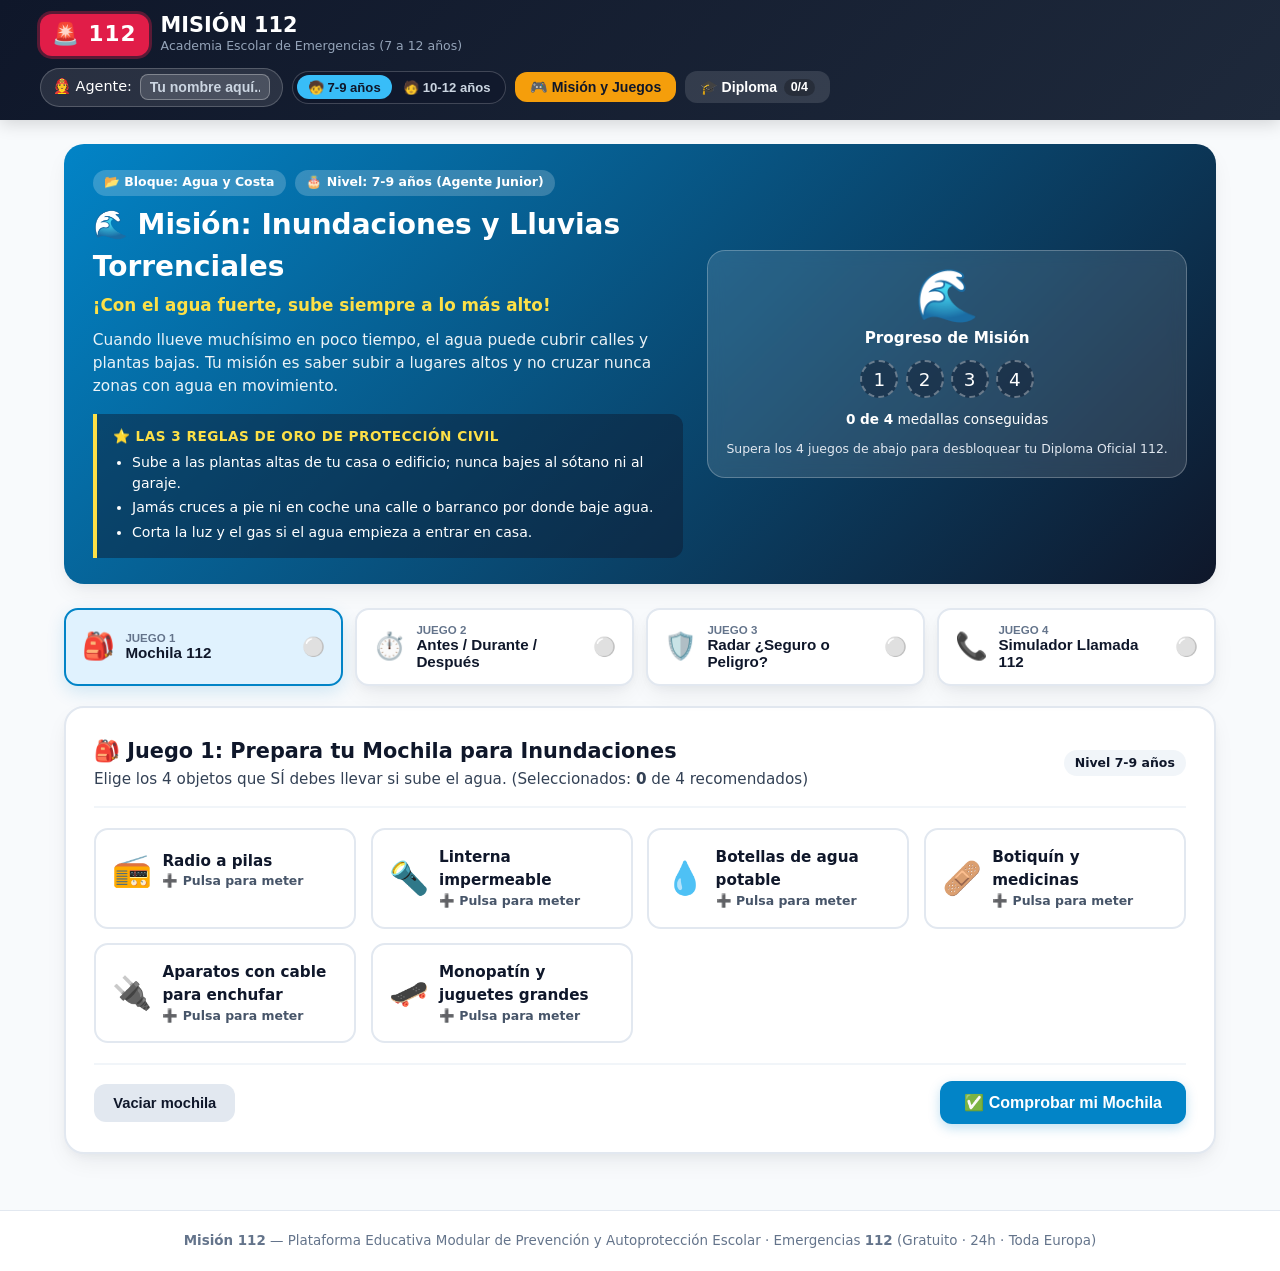
<file: index.html>
<!DOCTYPE html>
<html lang="es">
<head>
  <meta charset="UTF-8" />
  <meta name="viewport" content="width=device-width, initial-scale=1.0" />
  <title>Misión 112 — Plataforma Educativa de Emergencias y Protección Civil (7-12 años)</title>
  <link rel="stylesheet" href="styles.css?v=4" />
</head>
<body>
  <header class="top-header">
    <div class="header-inner">
      <div class="brand" id="brand-home" title="Misión 112 (Acceso Creadores: 3 clics seguidos en 🚨 112)">
        <div class="badge-112">🚨 112</div>
        <div class="brand-title">
          <h1>MISIÓN 112</h1>
          <span>Academia Escolar de Emergencias (7 a 12 años)</span>
        </div>
      </div>

      <div class="header-controls">
        <!-- Nombre del niño/agente -->
        <div class="agent-pill">
          <span>🧑‍🚒 Agente:</span>
          <input
            type="text"
            id="agent-name-input"
            class="agent-input"
            placeholder="Tu nombre aquí..."
            aria-label="Nombre del Agente 112"
          />
        </div>

        <!-- Selector de Nivel de Edad -->
        <div class="age-switch" role="group" aria-label="Nivel de edad">
          <button class="age-btn active" data-age="7-9" title="Adaptado para 7 a 9 años (2º a 4º de Primaria)">
            🧒 7-9 años
          </button>
          <button class="age-btn" data-age="10-12" title="Adaptado para 10 a 12 años (5º y 6º de Primaria)">
            🧑 10-12 años
          </button>
        </div>

        <!-- Botones de navegación -->
        <button class="nav-btn active-view" id="nav-mision">
          🎮 Misión y Juegos
        </button>
        <button class="nav-btn" id="nav-diploma">
          🎓 Diploma <span id="diploma-count-badge" style="background:rgba(0,0,0,0.25);padding:0.1rem 0.45rem;border-radius:999px;font-size:0.78rem;">0/4</span>
        </button>
        <button class="nav-btn teacher-btn" id="nav-docente" style="display:none;" title="Panel exclusivo para los creadores del proyecto">
          👩‍🏫 Zona Docente / Sorteo
        </button>
      </div>
    </div>
  </header>

  <main class="main-container" id="app-content">
    <!-- Renderizado dinámico desde app.js -->
  </main>

  <footer class="footer">
    <strong>Misión 112</strong> — Plataforma Educativa Modular de Prevención y Autoprotección Escolar · Emergencias <strong>112</strong> (Gratuito · 24h · Toda Europa)
  </footer>

  <script src="data/catastrofes.js?v=4"></script>
  <script src="app.js?v=4"></script>
</body>
</html>
</file>
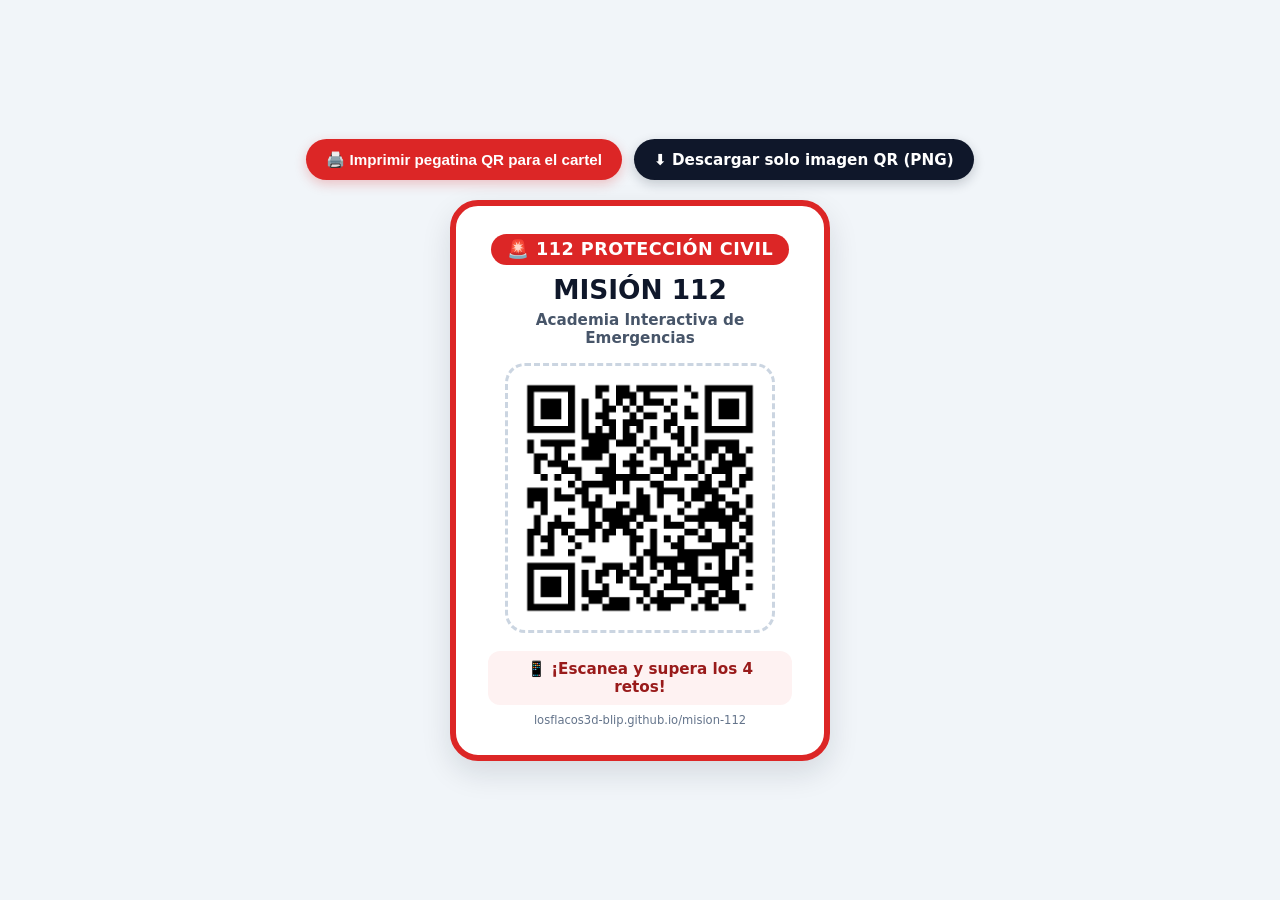
<file: cartel-qr.html>
<!DOCTYPE html>
<html lang="es">
<head>
  <meta charset="UTF-8" />
  <meta name="viewport" content="width=device-width, initial-scale=1.0" />
  <title>Pegatina QR — Misión 112</title>
  <style>
    * { box-sizing: border-box; margin: 0; padding: 0; }
    body {
      font-family: 'Segoe UI', system-ui, -apple-system, sans-serif;
      background: #f1f5f9;
      display: flex;
      flex-direction: column;
      align-items: center;
      justify-content: center;
      min-height: 100vh;
      padding: 1.5rem;
    }
    .actions {
      margin-bottom: 1.25rem;
      display: flex;
      gap: 0.75rem;
      flex-wrap: wrap;
      justify-content: center;
    }
    .btn {
      background: #dc2626;
      color: #fff;
      border: none;
      padding: 0.7rem 1.25rem;
      border-radius: 999px;
      font-weight: 800;
      font-size: 0.95rem;
      cursor: pointer;
      text-decoration: none;
      box-shadow: 0 4px 12px rgba(220, 38, 38, 0.25);
    }
    .btn-sec {
      background: #0f172a;
      box-shadow: 0 4px 12px rgba(15, 23, 42, 0.2);
    }
    .qr-card {
      background: #ffffff;
      border: 6px solid #dc2626;
      border-radius: 28px;
      padding: 1.75rem 2rem;
      max-width: 380px;
      width: 100%;
      text-align: center;
      box-shadow: 0 12px 30px rgba(15, 23, 42, 0.12);
    }
    .badge {
      display: inline-block;
      background: #dc2626;
      color: #ffffff;
      font-weight: 900;
      font-size: 1.1rem;
      padding: 0.35rem 1rem;
      border-radius: 999px;
      letter-spacing: 0.5px;
      margin-bottom: 0.65rem;
    }
    h1 {
      font-size: 1.65rem;
      color: #0f172a;
      font-weight: 900;
      line-height: 1.15;
      margin-bottom: 0.35rem;
    }
    .subtitle {
      font-size: 0.95rem;
      color: #475569;
      font-weight: 600;
      margin-bottom: 1rem;
    }
    .qr-box {
      background: #fff;
      border: 3px dashed #cbd5e1;
      border-radius: 20px;
      padding: 0.75rem;
      display: inline-block;
      margin-bottom: 0.85rem;
    }
    .qr-box img {
      width: 240px;
      height: 240px;
      display: block;
    }
    .cta {
      background: #fef2f2;
      color: #991b1b;
      font-weight: 800;
      font-size: 0.95rem;
      padding: 0.55rem 0.85rem;
      border-radius: 12px;
      margin-bottom: 0.5rem;
    }
    .url {
      font-size: 0.72rem;
      color: #64748b;
      word-break: break-all;
    }
    @media print {
      body { background: #fff; padding: 0; min-height: auto; }
      .actions { display: none !important; }
      .qr-card { box-shadow: none; margin: 1cm auto; }
    }
  </style>
</head>
<body>
  <div class="actions">
    <button class="btn" onclick="window.print()">🖨️ Imprimir pegatina QR para el cartel</button>
    <a class="btn btn-sec" href="qr-mision-112.png" download="qr-mision-112.png">⬇️ Descargar solo imagen QR (PNG)</a>
  </div>

  <div class="qr-card">
    <div class="badge">🚨 112 PROTECCIÓN CIVIL</div>
    <h1>MISIÓN 112</h1>
    <p class="subtitle">Academia Interactiva de Emergencias</p>
    <div class="qr-box">
      <img src="qr-mision-112.png" alt="Código QR Misión 112" />
    </div>
    <div class="cta">📱 ¡Escanea y supera los 4 retos!</div>
    <div class="url">losflacos3d-blip.github.io/mision-112</div>
  </div>
</body>
</html>
</file>
<file: styles.css>
:root {
  --mission-primary: #0284c7;
  --mission-secondary: #e0f2fe;
  --red-112: #e11d48;
  --red-112-dark: #be123c;
  --navy-dark: #0f172a;
  --slate-text: #334155;
  --slate-muted: #64748b;
  --bg-page: #f8fafc;
  --card-bg: #ffffff;
  --success: #16a34a;
  --success-bg: #dcfce7;
  --warning: #d97706;
  --warning-bg: #fef3c7;
  --danger: #dc2626;
  --danger-bg: #fee2e2;
  --radius-lg: 20px;
  --radius-md: 14px;
  --shadow-soft: 0 10px 25px -5px rgba(15, 23, 42, 0.08), 0 4px 10px -2px rgba(15, 23, 42, 0.04);
  --shadow-strong: 0 20px 35px -10px rgba(15, 23, 42, 0.16);
}

* {
  box-sizing: border-box;
  margin: 0;
  padding: 0;
}

body {
  font-family: 'Segoe UI', system-ui, -apple-system, BlinkMacSystemFont, Roboto, sans-serif;
  background-color: var(--bg-page);
  color: var(--navy-dark);
  line-height: 1.5;
  min-height: 100vh;
  display: flex;
  flex-direction: column;
}

/* TOP HEADER */
.top-header {
  background: linear-gradient(135deg, #0f172a 0%, #1e293b 100%);
  color: #ffffff;
  padding: 0.85rem 1.5rem;
  position: sticky;
  top: 0;
  z-index: 100;
  box-shadow: 0 4px 16px rgba(0, 0, 0, 0.15);
}

.header-inner {
  max-width: 1200px;
  margin: 0 auto;
  display: flex;
  align-items: center;
  justify-content: space-between;
  flex-wrap: wrap;
  gap: 0.75rem;
}

.brand {
  display: flex;
  align-items: center;
  gap: 0.75rem;
  cursor: pointer;
  user-select: none;
}

.badge-112 {
  background: var(--red-112);
  color: #fff;
  font-weight: 900;
  font-size: 1.35rem;
  padding: 0.3rem 0.75rem;
  border-radius: 12px;
  letter-spacing: 1px;
  box-shadow: 0 0 0 3px rgba(225, 29, 72, 0.35);
  display: flex;
  align-items: center;
  gap: 0.35rem;
}

.brand-title h1 {
  font-size: 1.3rem;
  font-weight: 800;
  line-height: 1.1;
}

.brand-title span {
  font-size: 0.78rem;
  color: #94a3b8;
  display: block;
}

.header-controls {
  display: flex;
  align-items: center;
  gap: 0.6rem;
  flex-wrap: wrap;
}

.agent-pill {
  background: rgba(255, 255, 255, 0.1);
  border: 1px solid rgba(255, 255, 255, 0.2);
  padding: 0.35rem 0.75rem;
  border-radius: 999px;
  display: flex;
  align-items: center;
  gap: 0.5rem;
  font-size: 0.9rem;
}

.agent-input {
  background: rgba(255, 255, 255, 0.15);
  border: 1px solid rgba(255, 255, 255, 0.3);
  color: #fff;
  border-radius: 8px;
  padding: 0.25rem 0.55rem;
  font-size: 0.88rem;
  font-weight: 700;
  width: 130px;
}

.agent-input::placeholder {
  color: #cbd5e1;
}

.age-switch {
  display: inline-flex;
  background: rgba(15, 23, 42, 0.6);
  padding: 0.2rem;
  border-radius: 999px;
  border: 1px solid rgba(255, 255, 255, 0.2);
}

.age-btn {
  border: none;
  background: transparent;
  color: #cbd5e1;
  padding: 0.3rem 0.7rem;
  border-radius: 999px;
  font-size: 0.82rem;
  font-weight: 700;
  cursor: pointer;
  transition: all 0.2s;
}

.age-btn.active {
  background: #38bdf8;
  color: #0f172a;
}

.nav-btn {
  border: none;
  background: rgba(255, 255, 255, 0.12);
  color: #fff;
  padding: 0.45rem 0.9rem;
  border-radius: 12px;
  font-weight: 700;
  font-size: 0.88rem;
  cursor: pointer;
  display: inline-flex;
  align-items: center;
  gap: 0.4rem;
  transition: all 0.2s;
}

.nav-btn:hover {
  background: rgba(255, 255, 255, 0.22);
  transform: translateY(-1px);
}

.nav-btn.active-view {
  background: #f59e0b;
  color: #0f172a;
}

.nav-btn.teacher-btn {
  background: rgba(16, 185, 129, 0.2);
  border: 1px solid rgba(16, 185, 129, 0.45);
  color: #a7f3d0;
}

.nav-btn.teacher-btn.active-view {
  background: #10b981;
  color: #0f172a;
}

/* MAIN LAYOUT */
.main-container {
  max-width: 1200px;
  width: 100%;
  margin: 0 auto;
  padding: 1.5rem;
  flex: 1;
}

/* SORTEO LOCK BANNER */
.sorteo-banner {
  background: linear-gradient(90deg, #fef3c7 0%, #fde68a 100%);
  border: 2px solid #f59e0b;
  border-radius: var(--radius-md);
  padding: 0.75rem 1.15rem;
  margin-bottom: 1.25rem;
  display: flex;
  align-items: center;
  justify-content: space-between;
  flex-wrap: wrap;
  gap: 0.75rem;
  font-size: 0.92rem;
  color: #78350f;
}

.sorteo-banner strong {
  color: #92400e;
}

.btn-small {
  border: none;
  background: #fff;
  color: #78350f;
  border: 1px solid #d97706;
  padding: 0.35rem 0.75rem;
  border-radius: 8px;
  font-weight: 700;
  font-size: 0.82rem;
  cursor: pointer;
}

.btn-small:hover {
  background: #fef3c7;
}

/* MISSION SELECTOR STRIP */
.catalog-section {
  background: var(--card-bg);
  border-radius: var(--radius-lg);
  padding: 1.25rem;
  margin-bottom: 1.5rem;
  box-shadow: var(--shadow-soft);
  border: 1px solid #e2e8f0;
}

.catalog-header {
  display: flex;
  align-items: center;
  justify-content: space-between;
  flex-wrap: wrap;
  gap: 0.75rem;
  margin-bottom: 0.9rem;
}

.catalog-header h2 {
  font-size: 1.1rem;
  color: var(--navy-dark);
  display: flex;
  align-items: center;
  gap: 0.5rem;
}

.block-filters {
  display: flex;
  gap: 0.4rem;
  flex-wrap: wrap;
}

.filter-chip {
  border: 1px solid #cbd5e1;
  background: #f1f5f9;
  color: var(--slate-text);
  padding: 0.28rem 0.7rem;
  border-radius: 999px;
  font-size: 0.8rem;
  font-weight: 700;
  cursor: pointer;
  transition: all 0.15s;
}

.filter-chip.active {
  background: var(--navy-dark);
  color: #fff;
  border-color: var(--navy-dark);
}

.catastrofe-grid {
  display: grid;
  grid-template-columns: repeat(auto-fill, minmax(175px, 1fr));
  gap: 0.65rem;
}

.cat-card {
  border: 2px solid #e2e8f0;
  background: #fff;
  border-radius: 14px;
  padding: 0.65rem 0.8rem;
  display: flex;
  align-items: center;
  gap: 0.65rem;
  cursor: pointer;
  transition: all 0.2s;
  text-align: left;
}

.cat-card:hover {
  border-color: #94a3b8;
  transform: translateY(-2px);
}

.cat-card.selected {
  border-color: var(--mission-primary);
  background: var(--mission-secondary);
  box-shadow: 0 4px 12px rgba(2, 132, 199, 0.15);
}

.cat-icon {
  font-size: 1.65rem;
  flex-shrink: 0;
}

.cat-info {
  overflow: hidden;
}

.cat-block-tag {
  font-size: 0.68rem;
  text-transform: uppercase;
  letter-spacing: 0.4px;
  color: var(--slate-muted);
  font-weight: 700;
  display: block;
}

.cat-name {
  font-size: 0.88rem;
  font-weight: 800;
  color: var(--navy-dark);
  display: block;
  white-space: nowrap;
  overflow: hidden;
  text-overflow: ellipsis;
}

.cat-medals-mini {
  font-size: 0.75rem;
  color: var(--success);
  font-weight: 700;
}

/* ACTIVE MISSION HERO */
.mission-hero {
  background: linear-gradient(135deg, var(--mission-primary) 0%, #0f172a 100%);
  color: #fff;
  border-radius: var(--radius-lg);
  padding: 1.6rem 1.8rem;
  margin-bottom: 1.5rem;
  box-shadow: var(--shadow-soft);
  display: grid;
  grid-template-columns: 1fr auto;
  gap: 1.5rem;
  align-items: center;
}

.hero-badge-row {
  display: flex;
  align-items: center;
  gap: 0.6rem;
  flex-wrap: wrap;
  margin-bottom: 0.5rem;
}

.pill-tag {
  background: rgba(255, 255, 255, 0.2);
  padding: 0.22rem 0.7rem;
  border-radius: 999px;
  font-size: 0.78rem;
  font-weight: 700;
}

.mission-hero h2 {
  font-size: 1.75rem;
  font-weight: 900;
  margin-bottom: 0.35rem;
}

.mission-lema {
  font-size: 1.05rem;
  font-weight: 700;
  color: #fde047;
  margin-bottom: 0.65rem;
}

.mission-desc {
  font-size: 0.96rem;
  color: rgba(255, 255, 255, 0.92);
  margin-bottom: 1rem;
  max-width: 760px;
}

.golden-rules {
  background: rgba(15, 23, 42, 0.45);
  border-left: 4px solid #fde047;
  padding: 0.75rem 1rem;
  border-radius: 0 12px 12px 0;
}

.golden-rules h3 {
  font-size: 0.85rem;
  text-transform: uppercase;
  letter-spacing: 0.5px;
  color: #fde047;
  margin-bottom: 0.35rem;
}

.golden-rules ul {
  padding-left: 1.2rem;
  font-size: 0.88rem;
}

.golden-rules li {
  margin-bottom: 0.2rem;
}

.hero-progress-box {
  background: rgba(255, 255, 255, 0.12);
  backdrop-filter: blur(8px);
  border: 1px solid rgba(255, 255, 255, 0.25);
  border-radius: 18px;
  padding: 1.15rem;
  text-align: center;
  min-width: 210px;
}

.hero-big-icon {
  font-size: 3.2rem;
  line-height: 1;
  margin-bottom: 0.4rem;
}

.medals-row {
  display: flex;
  justify-content: center;
  gap: 0.45rem;
  margin: 0.65rem 0;
}

.medal-slot {
  width: 38px;
  height: 38px;
  border-radius: 50%;
  background: rgba(15, 23, 42, 0.45);
  border: 2px dashed rgba(255, 255, 255, 0.35);
  display: flex;
  align-items: center;
  justify-content: center;
  font-size: 1.15rem;
  transition: all 0.3s;
}

.medal-slot.won {
  background: #facc15;
  border: 2px solid #fff;
  color: #0f172a;
  transform: scale(1.08);
  box-shadow: 0 0 12px rgba(250, 204, 21, 0.7);
}

/* 4 GAMES TABS */
.games-nav {
  display: grid;
  grid-template-columns: repeat(4, 1fr);
  gap: 0.75rem;
  margin-bottom: 1.25rem;
}

.game-tab {
  background: var(--card-bg);
  border: 2px solid #e2e8f0;
  border-radius: var(--radius-md);
  padding: 0.9rem 1rem;
  cursor: pointer;
  text-align: left;
  transition: all 0.2s;
  display: flex;
  align-items: center;
  justify-content: space-between;
  gap: 0.5rem;
  box-shadow: var(--shadow-soft);
}

.game-tab:hover {
  border-color: var(--mission-primary);
  transform: translateY(-2px);
}

.game-tab.active {
  border-color: var(--mission-primary);
  background: var(--mission-secondary);
  box-shadow: 0 6px 18px rgba(2, 132, 199, 0.16);
}

.game-tab-left {
  display: flex;
  align-items: center;
  gap: 0.65rem;
}

.game-tab-icon {
  font-size: 1.65rem;
}

.game-tab-num {
  font-size: 0.72rem;
  font-weight: 800;
  text-transform: uppercase;
  color: var(--slate-muted);
  display: block;
}

.game-tab-title {
  font-size: 0.95rem;
  font-weight: 800;
  color: var(--navy-dark);
}

.game-status-badge {
  font-size: 1.15rem;
}

/* GAME STAGE */
.game-stage {
  background: var(--card-bg);
  border-radius: var(--radius-lg);
  padding: 1.75rem;
  box-shadow: var(--shadow-soft);
  border: 2px solid #e2e8f0;
  min-height: 380px;
}

.game-header {
  display: flex;
  align-items: center;
  justify-content: space-between;
  flex-wrap: wrap;
  gap: 1rem;
  padding-bottom: 1rem;
  margin-bottom: 1.25rem;
  border-bottom: 2px solid #f1f5f9;
}

.game-header h3 {
  font-size: 1.3rem;
  color: var(--navy-dark);
}

.game-header p {
  color: var(--slate-text);
  font-size: 0.95rem;
}

/* GAME 1: MOCHILA */
.mochila-grid {
  display: grid;
  grid-template-columns: repeat(auto-fill, minmax(220px, 1fr));
  gap: 0.9rem;
  margin-bottom: 1.25rem;
}

.item-card {
  border: 2px solid #e2e8f0;
  border-radius: 14px;
  padding: 1rem;
  cursor: pointer;
  background: #fff;
  transition: all 0.2s;
  display: flex;
  flex-direction: column;
  gap: 0.45rem;
  position: relative;
}

.item-card:hover {
  border-color: #94a3b8;
  transform: translateY(-2px);
}

.item-card.packed {
  border-color: var(--mission-primary);
  background: var(--mission-secondary);
}

.item-card.correct-reveal {
  border-color: var(--success);
  background: var(--success-bg);
}

.item-card.wrong-reveal {
  border-color: var(--danger);
  background: var(--danger-bg);
}

.item-top {
  display: flex;
  align-items: center;
  gap: 0.65rem;
}

.item-emoji {
  font-size: 2rem;
}

.item-title {
  font-weight: 800;
  font-size: 0.95rem;
}

.item-feedback {
  font-size: 0.82rem;
  color: var(--slate-text);
  margin-top: 0.3rem;
  padding-top: 0.35rem;
  border-top: 1px dashed rgba(0, 0, 0, 0.12);
}

/* GAME 2: FASES (ANTES, DURANTE, DESPUÉS) */
.fases-list {
  display: flex;
  flex-direction: column;
  gap: 0.9rem;
  margin-bottom: 1.25rem;
}

.fase-row {
  background: #f8fafc;
  border: 2px solid #e2e8f0;
  border-radius: 14px;
  padding: 1rem 1.15rem;
  display: flex;
  align-items: center;
  justify-content: space-between;
  gap: 1rem;
  flex-wrap: wrap;
}

.fase-row.correct-reveal {
  border-color: var(--success);
  background: var(--success-bg);
}

.fase-row.wrong-reveal {
  border-color: var(--danger);
  background: var(--danger-bg);
}

.fase-text {
  font-weight: 700;
  font-size: 0.98rem;
  flex: 1;
  min-width: 240px;
}

.fase-buttons {
  display: flex;
  gap: 0.45rem;
  flex-wrap: wrap;
}

.fase-btn {
  border: 2px solid #cbd5e1;
  background: #fff;
  color: var(--navy-dark);
  padding: 0.42rem 0.85rem;
  border-radius: 10px;
  font-weight: 800;
  font-size: 0.84rem;
  cursor: pointer;
  transition: all 0.15s;
}

.fase-btn.selected {
  background: var(--mission-primary);
  color: #fff;
  border-color: var(--mission-primary);
}

/* GAME 3: RADAR */
.radar-list {
  display: flex;
  flex-direction: column;
  gap: 1rem;
  margin-bottom: 1.25rem;
}

.radar-card {
  background: #f8fafc;
  border: 2px solid #e2e8f0;
  border-radius: 14px;
  padding: 1.1rem;
}

.radar-top {
  display: flex;
  align-items: center;
  justify-content: space-between;
  gap: 1rem;
  flex-wrap: wrap;
}

.radar-question {
  font-weight: 700;
  font-size: 1rem;
  flex: 1;
  min-width: 240px;
}

.radar-choices {
  display: flex;
  gap: 0.5rem;
}

.choice-btn {
  border: 2px solid #cbd5e1;
  background: #fff;
  padding: 0.45rem 0.9rem;
  border-radius: 10px;
  font-weight: 800;
  font-size: 0.86rem;
  cursor: pointer;
}

.choice-btn.selected-safe {
  background: #16a34a;
  color: #fff;
  border-color: #16a34a;
}

.choice-btn.selected-danger {
  background: #dc2626;
  color: #fff;
  border-color: #dc2626;
}

.radar-explanation {
  margin-top: 0.65rem;
  padding: 0.6rem 0.85rem;
  border-radius: 10px;
  font-size: 0.88rem;
  font-weight: 600;
}

.radar-explanation.ok {
  background: var(--success-bg);
  color: #14532d;
}

.radar-explanation.ko {
  background: var(--danger-bg);
  color: #7f1d1d;
}

/* GAME 4: SIMULADOR 112 */
.phone-simulator {
  background: #0f172a;
  color: #fff;
  border-radius: 22px;
  padding: 1.5rem;
  max-width: 780px;
  margin: 0 auto;
  border: 4px solid #334155;
}

.phone-header {
  display: flex;
  align-items: center;
  justify-content: space-between;
  border-bottom: 1px solid #334155;
  padding-bottom: 0.85rem;
  margin-bottom: 1rem;
}

.call-status {
  display: flex;
  align-items: center;
  gap: 0.5rem;
  color: #4ade80;
  font-weight: 800;
  font-size: 0.92rem;
}

.scenario-bubble {
  background: rgba(255, 255, 255, 0.1);
  border-left: 4px solid #38bdf8;
  padding: 0.9rem 1rem;
  border-radius: 0 12px 12px 0;
  margin-bottom: 1.25rem;
  font-size: 0.96rem;
}

.sim-step-box {
  background: #1e293b;
  border-radius: 14px;
  padding: 1.1rem;
  margin-bottom: 1rem;
}

.sim-step-title {
  font-weight: 800;
  color: #fde047;
  margin-bottom: 0.75rem;
  font-size: 1rem;
}

.sim-options {
  display: flex;
  flex-direction: column;
  gap: 0.55rem;
}

.sim-opt-btn {
  text-align: left;
  background: #0f172a;
  color: #f8fafc;
  border: 2px solid #475569;
  padding: 0.75rem 1rem;
  border-radius: 10px;
  font-size: 0.92rem;
  font-weight: 600;
  cursor: pointer;
  transition: all 0.15s;
}

.sim-opt-btn:hover {
  border-color: #38bdf8;
}

.sim-opt-btn.selected-correct {
  border-color: #22c55e;
  background: rgba(34, 197, 94, 0.2);
}

.sim-opt-btn.selected-wrong {
  border-color: #ef4444;
  background: rgba(239, 68, 68, 0.2);
}

.sim-feedback {
  margin-top: 0.65rem;
  font-size: 0.88rem;
  padding: 0.6rem 0.85rem;
  border-radius: 8px;
}

.sim-feedback.ok {
  background: rgba(34, 197, 94, 0.2);
  color: #bbf7d0;
}

.sim-feedback.ko {
  background: rgba(239, 68, 68, 0.25);
  color: #fecaca;
}

/* ACTION BAR & FEEDBACK */
.game-actions {
  display: flex;
  align-items: center;
  justify-content: space-between;
  flex-wrap: wrap;
  gap: 1rem;
  margin-top: 1.25rem;
  padding-top: 1rem;
  border-top: 2px solid #f1f5f9;
}

.btn-primary {
  background: var(--mission-primary);
  color: #fff;
  border: none;
  padding: 0.75rem 1.5rem;
  border-radius: 12px;
  font-weight: 800;
  font-size: 1rem;
  cursor: pointer;
  box-shadow: 0 4px 12px rgba(2, 132, 199, 0.25);
  transition: all 0.2s;
}

.btn-primary:hover {
  filter: brightness(1.08);
  transform: translateY(-1px);
}

.btn-secondary {
  background: #e2e8f0;
  color: var(--navy-dark);
  border: none;
  padding: 0.7rem 1.2rem;
  border-radius: 12px;
  font-weight: 700;
  font-size: 0.92rem;
  cursor: pointer;
}

.result-banner {
  padding: 1rem 1.25rem;
  border-radius: 12px;
  font-weight: 700;
  margin-top: 1rem;
  display: flex;
  align-items: center;
  justify-content: space-between;
  flex-wrap: wrap;
  gap: 0.75rem;
}

.result-banner.success {
  background: var(--success-bg);
  color: #14532d;
  border: 2px solid var(--success);
}

.result-banner.warning {
  background: var(--warning-bg);
  color: #78350f;
  border: 2px solid var(--warning);
}

/* DIPLOMA VIEW */
.diploma-card {
  background: #fffef8;
  border: 8px double #0284c7;
  border-radius: 24px;
  padding: 2.5rem 2rem;
  max-width: 820px;
  margin: 0 auto;
  text-align: center;
  box-shadow: var(--shadow-strong);
  position: relative;
}

.diploma-seal {
  display: inline-block;
  background: var(--red-112);
  color: #fff;
  font-weight: 900;
  padding: 0.4rem 1.1rem;
  border-radius: 999px;
  font-size: 0.9rem;
  letter-spacing: 1px;
  margin-bottom: 0.75rem;
}

.diploma-card h2 {
  font-size: 2rem;
  color: var(--navy-dark);
  margin-bottom: 0.35rem;
}

.diploma-agent-name {
  font-size: 2.1rem;
  font-weight: 900;
  color: var(--mission-primary);
  border-bottom: 3px solid #cbd5e1;
  display: inline-block;
  padding: 0.2rem 1.5rem;
  margin: 0.75rem 0;
}

.diploma-medals-grid {
  display: grid;
  grid-template-columns: repeat(4, 1fr);
  gap: 0.75rem;
  margin: 1.5rem 0;
}

.diploma-medal-item {
  background: #f8fafc;
  border: 2px solid #e2e8f0;
  border-radius: 14px;
  padding: 0.85rem 0.5rem;
}

.diploma-medal-item.earned {
  background: #fef9c3;
  border-color: #eab308;
}

/* TEACHER / FAMILY ZONE + MODO SORTEO */
.teacher-panel {
  display: grid;
  grid-template-columns: 1fr 1fr;
  gap: 1.5rem;
}

.panel-card {
  background: var(--card-bg);
  border-radius: var(--radius-lg);
  padding: 1.5rem;
  box-shadow: var(--shadow-soft);
  border: 1px solid #e2e8f0;
}

.panel-card.highlight-sorteo {
  border: 3px solid #f59e0b;
  background: #fffbeb;
}

.panel-card h3 {
  font-size: 1.2rem;
  margin-bottom: 0.65rem;
  display: flex;
  align-items: center;
  gap: 0.5rem;
}

.form-group {
  margin-bottom: 0.9rem;
}

.form-group label {
  display: block;
  font-weight: 700;
  font-size: 0.88rem;
  margin-bottom: 0.3rem;
}

.form-control {
  width: 100%;
  padding: 0.55rem 0.75rem;
  border: 2px solid #cbd5e1;
  border-radius: 10px;
  font-size: 0.92rem;
  font-family: inherit;
}

.footer {
  text-align: center;
  padding: 1.25rem;
  font-size: 0.84rem;
  color: var(--slate-muted);
  border-top: 1px solid #e2e8f0;
  background: #fff;
  margin-top: 2rem;
}

@media (max-width: 860px) {
  .mission-hero {
    grid-template-columns: 1fr;
  }
  .games-nav {
    grid-template-columns: repeat(2, 1fr);
  }
  .teacher-panel {
    grid-template-columns: 1fr;
  }
  .diploma-medals-grid {
    grid-template-columns: repeat(2, 1fr);
  }
}

@media print {
  .top-header,
  .catalog-section,
  .sorteo-banner,
  .no-print,
  .footer {
    display: none !important;
  }
  body {
    background: #fff;
  }
  .diploma-card {
    box-shadow: none;
    border: 6px double #000;
  }
}
</file>
